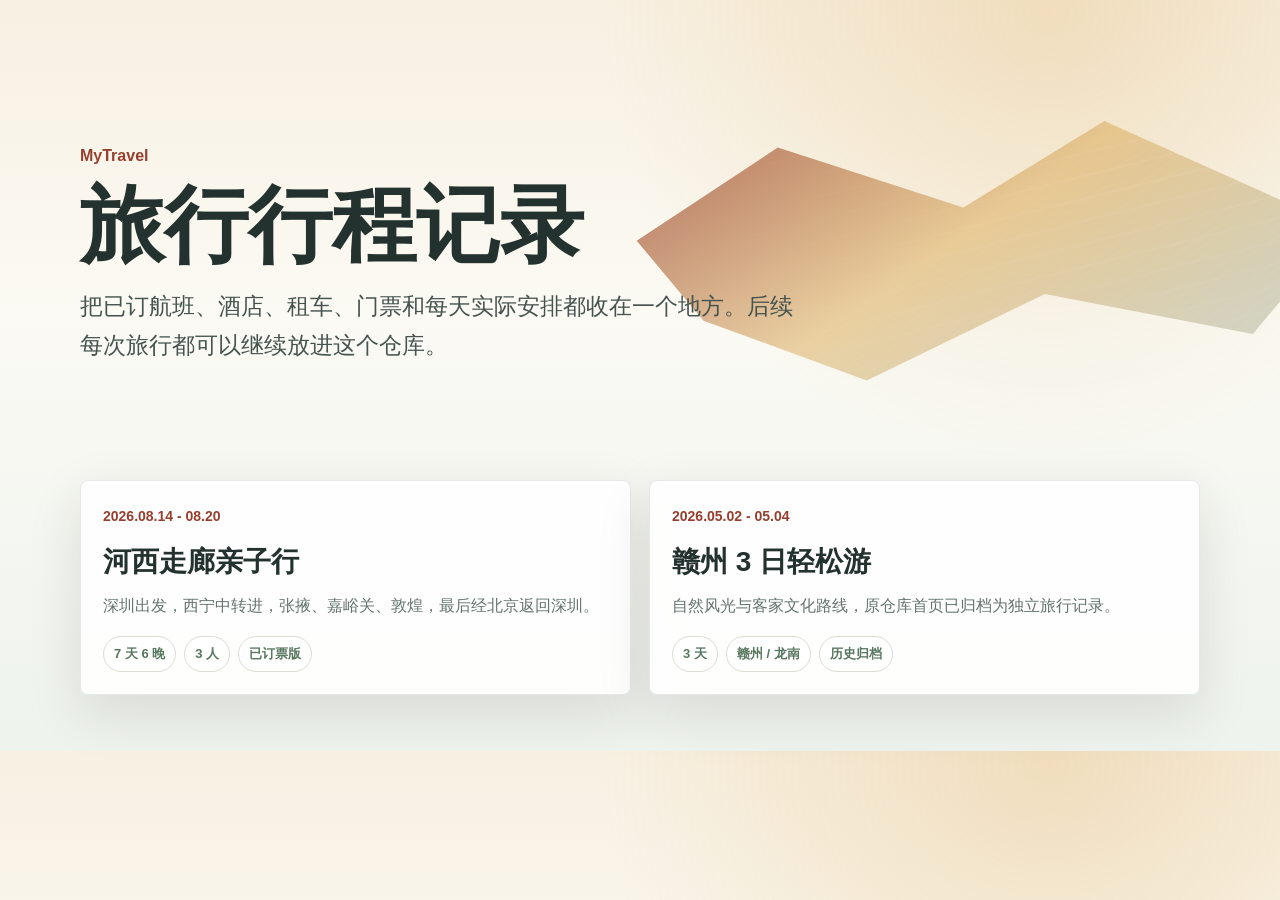
<file: index.html>
<!doctype html>
<html lang="zh-CN">
<head>
  <meta charset="utf-8">
  <meta name="viewport" content="width=device-width, initial-scale=1">
  <title>MyTravel｜旅行行程记录</title>
  <link rel="stylesheet" href="style.css">
</head>
<body>
  <main class="home">
    <section class="home-hero">
      <p class="eyebrow">MyTravel</p>
      <h1>旅行行程记录</h1>
      <p class="lead">把已订航班、酒店、租车、门票和每天实际安排都收在一个地方。后续每次旅行都可以继续放进这个仓库。</p>
    </section>

    <section class="trip-list" aria-label="旅行列表">
      <a class="trip-card" href="trips/2026-silk-road-family/">
        <span class="trip-date">2026.08.14 - 08.20</span>
        <h2>河西走廊亲子行</h2>
        <p>深圳出发，西宁中转进，张掖、嘉峪关、敦煌，最后经北京返回深圳。</p>
        <div class="trip-meta">
          <span>7 天 6 晚</span>
          <span>3 人</span>
          <span>已订票版</span>
        </div>
      </a>
      <a class="trip-card" href="trips/2026-ganzhou/">
        <span class="trip-date">2026.05.02 - 05.04</span>
        <h2>赣州 3 日轻松游</h2>
        <p>自然风光与客家文化路线，原仓库首页已归档为独立旅行记录。</p>
        <div class="trip-meta">
          <span>3 天</span>
          <span>赣州 / 龙南</span>
          <span>历史归档</span>
        </div>
      </a>
    </section>
  </main>
</body>
</html>
</file>
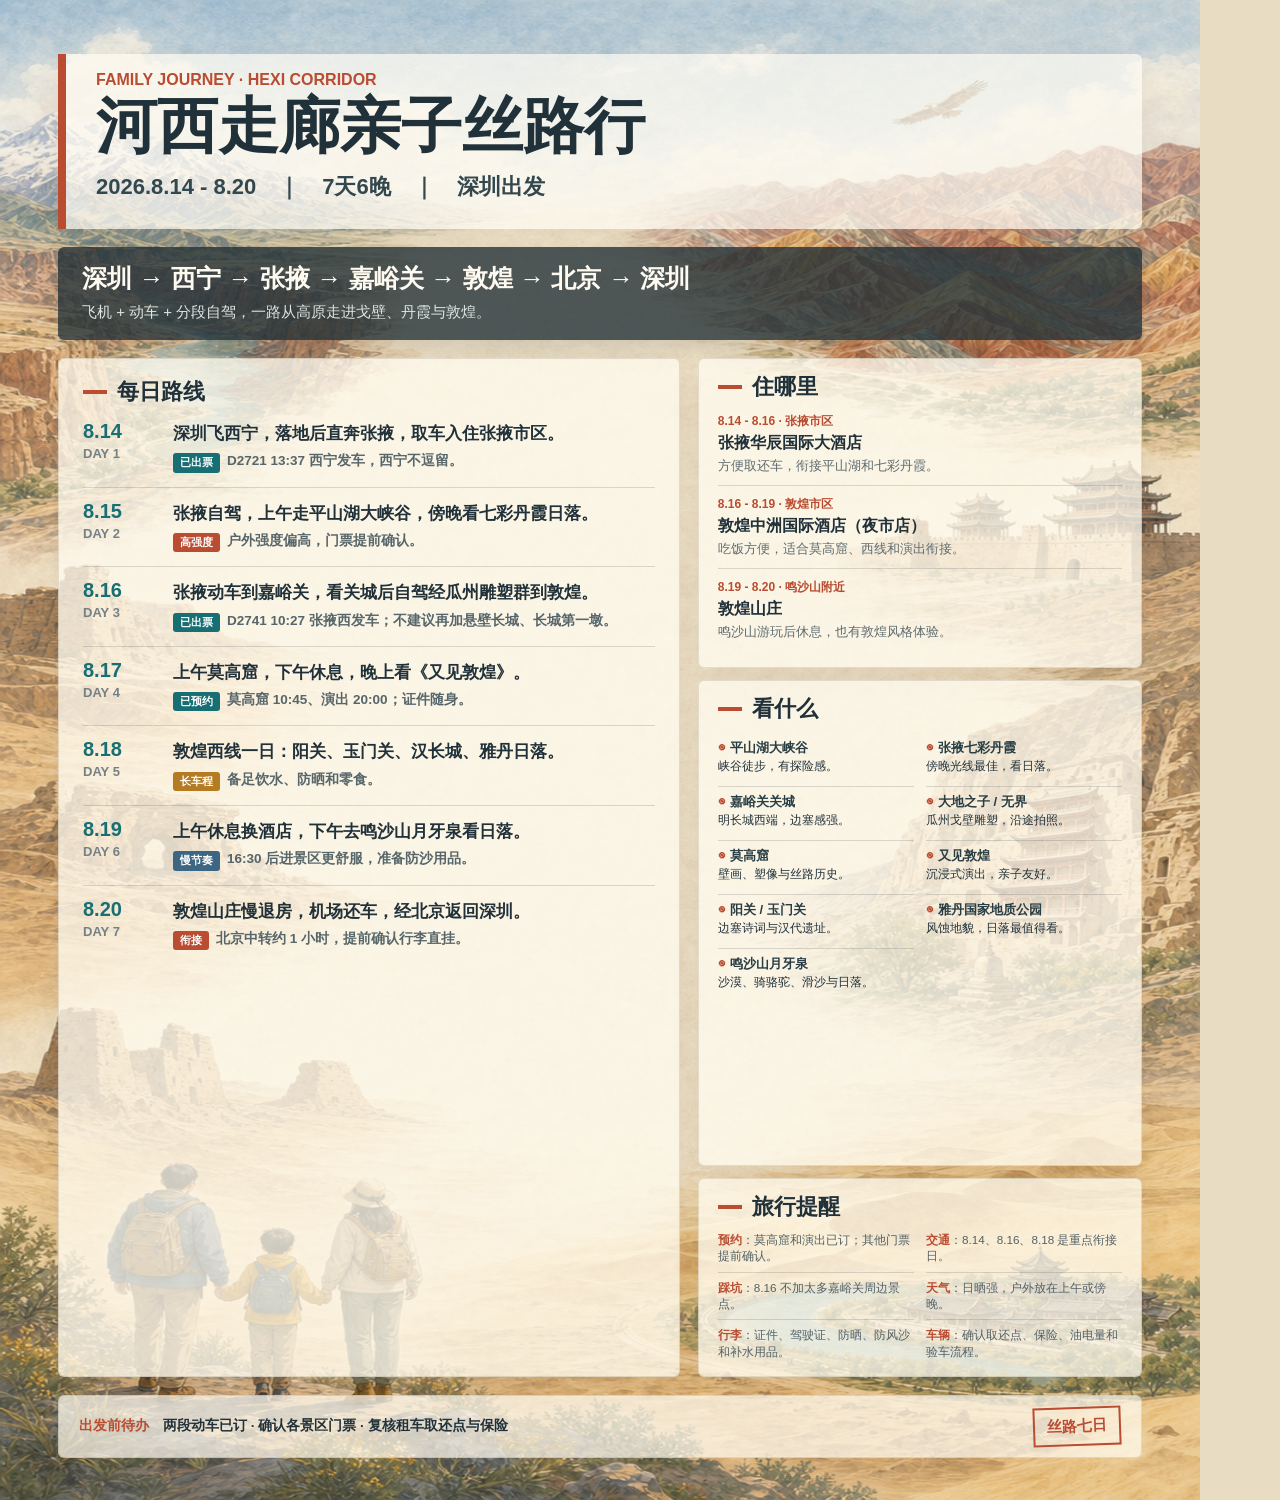
<file: trips/2026-silk-road-family/poster.html>
<!doctype html>
<html lang="zh-CN">
<head>
  <meta charset="utf-8">
  <meta name="viewport" content="width=device-width, initial-scale=1">
  <title>河西走廊亲子丝路行｜行程海报</title>
  <style>
    :root {
      --ink: #21313a;
      --muted: #5e6b6f;
      --paper: rgba(255, 251, 240, 0.76);
      --line: rgba(52, 69, 71, 0.18);
      --red: #b94c31;
      --teal: #176f73;
      --gold: #b47b22;
      --blue: #3c6681;
    }

    * {
      box-sizing: border-box;
    }

    html,
    body {
      width: 1200px;
      height: 1500px;
      margin: 0;
      overflow: hidden;
      background: #e8dcc2;
      color: var(--ink);
      font-family: "PingFang SC", "Hiragino Sans GB", "Microsoft YaHei", sans-serif;
      letter-spacing: 0;
    }

    body {
      position: relative;
    }

    .art {
      position: absolute;
      inset: 0;
      width: 100%;
      height: 100%;
      object-fit: fill;
    }

    .wash {
      position: absolute;
      inset: 0;
      background: rgba(255, 249, 235, 0.1);
    }

    .poster {
      position: relative;
      width: 100%;
      height: 100%;
      padding: 54px 58px 42px;
      display: flex;
      flex-direction: column;
      gap: 18px;
    }

    .hero {
      position: relative;
      min-height: 175px;
      padding: 17px 28px 20px 30px;
      border-left: 8px solid var(--red);
      background: rgba(255, 252, 244, 0.7);
      border-radius: 0 6px 6px 0;
      box-shadow: 0 10px 28px rgba(62, 47, 25, 0.08);
    }

    .eyebrow {
      margin: 0 0 6px;
      color: var(--red);
      font-size: 16px;
      font-weight: 700;
    }

    h1 {
      margin: 0;
      font-family: "Songti SC", "STSong", serif;
      font-size: 61px;
      line-height: 1.06;
      font-weight: 900;
    }

    .meta {
      margin: 12px 0 0;
      font-size: 22px;
      font-weight: 700;
      color: #33484e;
    }

    .overview {
      padding: 16px 24px 17px;
      background: rgba(32, 48, 55, 0.78);
      color: #fffaf0;
      border-radius: 6px;
      box-shadow: 0 10px 24px rgba(23, 37, 42, 0.14);
    }

    .route {
      margin: 0;
      font-size: 25px;
      line-height: 1.25;
      font-weight: 800;
      word-break: keep-all;
    }

    .route-note {
      margin: 7px 0 0;
      color: #dce5e2;
      font-size: 15px;
      line-height: 1.45;
    }

    .main {
      flex: 1;
      min-height: 0;
      display: grid;
      grid-template-columns: minmax(0, 1.26fr) minmax(0, 0.9fr);
      gap: 18px;
    }

    .panel {
      min-height: 0;
      background: var(--paper);
      border: 1px solid rgba(82, 70, 48, 0.14);
      border-radius: 6px;
      box-shadow: 0 12px 30px rgba(61, 48, 30, 0.09);
    }

    .schedule {
      padding: 22px 24px 18px;
    }

    .side {
      display: flex;
      min-height: 0;
      flex-direction: column;
      gap: 12px;
    }

    .side .panel {
      padding: 17px 19px 16px;
    }

    .section-title {
      display: flex;
      align-items: center;
      gap: 10px;
      margin: 0 0 13px;
      font-size: 22px;
      line-height: 1;
      font-weight: 900;
    }

    .section-title::before {
      content: "";
      width: 24px;
      height: 4px;
      background: var(--red);
    }

    .days {
      display: grid;
      gap: 0;
    }

    .day {
      position: relative;
      display: grid;
      grid-template-columns: 78px 1fr;
      gap: 12px;
      padding: 13px 0 14px;
      border-top: 1px solid var(--line);
    }

    .day:first-child {
      border-top: 0;
      padding-top: 5px;
    }

    .date {
      color: var(--teal);
      font-size: 20px;
      font-weight: 900;
      line-height: 1.05;
    }

    .date small {
      display: block;
      margin-top: 5px;
      color: #758085;
      font-size: 13px;
      font-weight: 700;
    }

    .day p {
      margin: 0;
      font-size: 16.5px;
      line-height: 1.48;
      font-weight: 700;
    }

    .tip {
      display: flex;
      align-items: flex-start;
      gap: 7px;
      margin-top: 7px;
      color: #57666b;
      font-size: 13.5px;
      line-height: 1.4;
      font-weight: 600;
    }

    .badge {
      flex: 0 0 auto;
      margin-top: 1px;
      padding: 3px 7px;
      color: white;
      border-radius: 3px;
      font-size: 11px;
      line-height: 1.2;
      font-weight: 800;
    }

    .badge.long {
      background: var(--gold);
    }

    .badge.booked {
      background: var(--teal);
    }

    .badge.warn {
      background: var(--red);
    }

    .badge.easy {
      background: var(--blue);
    }

    .stays {
      flex: 0 0 auto;
    }

    .stay {
      padding: 10px 0;
      border-top: 1px solid var(--line);
    }

    .stay:first-of-type {
      border-top: 0;
      padding-top: 2px;
    }

    .stay-time {
      color: var(--red);
      font-size: 12px;
      font-weight: 900;
    }

    .stay h3 {
      margin: 3px 0 4px;
      font-size: 16px;
      line-height: 1.25;
    }

    .stay p {
      margin: 0;
      color: var(--muted);
      font-size: 12.5px;
      line-height: 1.45;
    }

    .sights {
      flex: 1 1 auto;
    }

    .sight-grid {
      display: grid;
      grid-template-columns: 1fr 1fr;
      gap: 6px 12px;
    }

    .sight {
      padding: 6px 0;
      border-top: 1px solid var(--line);
      font-size: 11.8px;
      line-height: 1.4;
    }

    .sight:nth-child(-n + 2) {
      border-top: 0;
    }

    .sight strong {
      display: block;
      color: #293e44;
      font-size: 13.2px;
    }

    .sight strong::before {
      content: "◉";
      margin-right: 5px;
      color: var(--red);
    }

    .reminders {
      flex: 0 0 auto;
    }

    .reminder-list {
      display: grid;
      grid-template-columns: 1fr 1fr;
      gap: 7px 12px;
    }

    .reminder {
      padding-top: 7px;
      border-top: 1px solid var(--line);
      color: #526167;
      font-size: 11.7px;
      line-height: 1.4;
    }

    .reminder:nth-child(-n + 2) {
      border-top: 0;
      padding-top: 1px;
    }

    .reminder b {
      color: var(--red);
    }

    .footer {
      display: grid;
      grid-template-columns: 1fr auto;
      align-items: center;
      gap: 18px;
      min-height: 58px;
      padding: 11px 20px;
      background: rgba(255, 251, 240, 0.72);
      border: 1px solid rgba(82, 70, 48, 0.14);
      border-radius: 6px;
    }

    .todo {
      margin: 0;
      font-size: 13.5px;
      line-height: 1.4;
      font-weight: 700;
    }

    .todo b {
      color: var(--red);
    }

    .stamp {
      padding: 8px 12px;
      border: 2px solid var(--red);
      color: var(--red);
      font-family: "Songti SC", "STSong", serif;
      font-size: 15px;
      font-weight: 900;
      transform: rotate(-2deg);
    }
  </style>
</head>
<body>
  <img class="art" src="assets/silk-road-poster-art-v2.png" alt="">
  <div class="wash"></div>

  <main class="poster">
    <header class="hero">
      <p class="eyebrow">FAMILY JOURNEY · HEXI CORRIDOR</p>
      <h1>河西走廊亲子丝路行</h1>
      <p class="meta">2026.8.14 - 8.20　｜　7天6晚　｜　深圳出发</p>
    </header>

    <section class="overview" aria-label="行程概览">
      <p class="route">深圳 → 西宁 → 张掖 → 嘉峪关 → 敦煌 → 北京 → 深圳</p>
      <p class="route-note">飞机 + 动车 + 分段自驾，一路从高原走进戈壁、丹霞与敦煌。</p>
    </section>

    <div class="main">
      <section class="panel schedule">
        <h2 class="section-title">每日路线</h2>
        <div class="days">
          <article class="day">
            <div class="date">8.14<small>DAY 1</small></div>
            <div>
              <p>深圳飞西宁，落地后直奔张掖，取车入住张掖市区。</p>
              <div class="tip"><span class="badge booked">已出票</span><span>D2721 13:37 西宁发车，西宁不逗留。</span></div>
            </div>
          </article>

          <article class="day">
            <div class="date">8.15<small>DAY 2</small></div>
            <div>
              <p>张掖自驾，上午走平山湖大峡谷，傍晚看七彩丹霞日落。</p>
              <div class="tip"><span class="badge warn">高强度</span><span>户外强度偏高，门票提前确认。</span></div>
            </div>
          </article>

          <article class="day">
            <div class="date">8.16<small>DAY 3</small></div>
            <div>
              <p>张掖动车到嘉峪关，看关城后自驾经瓜州雕塑群到敦煌。</p>
              <div class="tip"><span class="badge booked">已出票</span><span>D2741 10:27 张掖西发车；不建议再加悬壁长城、长城第一墩。</span></div>
            </div>
          </article>

          <article class="day">
            <div class="date">8.17<small>DAY 4</small></div>
            <div>
              <p>上午莫高窟，下午休息，晚上看《又见敦煌》。</p>
              <div class="tip"><span class="badge booked">已预约</span><span>莫高窟 10:45、演出 20:00；证件随身。</span></div>
            </div>
          </article>

          <article class="day">
            <div class="date">8.18<small>DAY 5</small></div>
            <div>
              <p>敦煌西线一日：阳关、玉门关、汉长城、雅丹日落。</p>
              <div class="tip"><span class="badge long">长车程</span><span>备足饮水、防晒和零食。</span></div>
            </div>
          </article>

          <article class="day">
            <div class="date">8.19<small>DAY 6</small></div>
            <div>
              <p>上午休息换酒店，下午去鸣沙山月牙泉看日落。</p>
              <div class="tip"><span class="badge easy">慢节奏</span><span>16:30 后进景区更舒服，准备防沙用品。</span></div>
            </div>
          </article>

          <article class="day">
            <div class="date">8.20<small>DAY 7</small></div>
            <div>
              <p>敦煌山庄慢退房，机场还车，经北京返回深圳。</p>
              <div class="tip"><span class="badge warn">衔接</span><span>北京中转约 1 小时，提前确认行李直挂。</span></div>
            </div>
          </article>
        </div>
      </section>

      <aside class="side">
        <section class="panel stays">
          <h2 class="section-title">住哪里</h2>
          <article class="stay">
            <div class="stay-time">8.14 - 8.16 · 张掖市区</div>
            <h3>张掖华辰国际大酒店</h3>
            <p>方便取还车，衔接平山湖和七彩丹霞。</p>
          </article>
          <article class="stay">
            <div class="stay-time">8.16 - 8.19 · 敦煌市区</div>
            <h3>敦煌中洲国际酒店（夜市店）</h3>
            <p>吃饭方便，适合莫高窟、西线和演出衔接。</p>
          </article>
          <article class="stay">
            <div class="stay-time">8.19 - 8.20 · 鸣沙山附近</div>
            <h3>敦煌山庄</h3>
            <p>鸣沙山游玩后休息，也有敦煌风格体验。</p>
          </article>
        </section>

        <section class="panel sights">
          <h2 class="section-title">看什么</h2>
          <div class="sight-grid">
            <div class="sight"><strong>平山湖大峡谷</strong>峡谷徒步，有探险感。</div>
            <div class="sight"><strong>张掖七彩丹霞</strong>傍晚光线最佳，看日落。</div>
            <div class="sight"><strong>嘉峪关关城</strong>明长城西端，边塞感强。</div>
            <div class="sight"><strong>大地之子 / 无界</strong>瓜州戈壁雕塑，沿途拍照。</div>
            <div class="sight"><strong>莫高窟</strong>壁画、塑像与丝路历史。</div>
            <div class="sight"><strong>又见敦煌</strong>沉浸式演出，亲子友好。</div>
            <div class="sight"><strong>阳关 / 玉门关</strong>边塞诗词与汉代遗址。</div>
            <div class="sight"><strong>雅丹国家地质公园</strong>风蚀地貌，日落最值得看。</div>
            <div class="sight"><strong>鸣沙山月牙泉</strong>沙漠、骑骆驼、滑沙与日落。</div>
          </div>
        </section>

        <section class="panel reminders">
          <h2 class="section-title">旅行提醒</h2>
          <div class="reminder-list">
            <div class="reminder"><b>预约</b>：莫高窟和演出已订；其他门票提前确认。</div>
            <div class="reminder"><b>交通</b>：8.14、8.16、8.18 是重点衔接日。</div>
            <div class="reminder"><b>踩坑</b>：8.16 不加太多嘉峪关周边景点。</div>
            <div class="reminder"><b>天气</b>：日晒强，户外放在上午或傍晚。</div>
            <div class="reminder"><b>行李</b>：证件、驾驶证、防晒、防风沙和补水用品。</div>
            <div class="reminder"><b>车辆</b>：确认取还点、保险、油电量和验车流程。</div>
          </div>
        </section>
      </aside>
    </div>

    <footer class="footer">
      <p class="todo"><b>出发前待办</b>　两段动车已订 · 确认各景区门票 · 复核租车取还点与保险</p>
      <div class="stamp">丝路七日</div>
    </footer>
  </main>
</body>
</html>
</file>
<file: style.css>
:root {
  --ink: #24322f;
  --muted: #65736f;
  --paper: #fbfaf4;
  --white: #ffffff;
  --rust: #963f2f;
  --gold: #d49a36;
  --moss: #58775f;
  --blue: #2e6f84;
  --line: #d9ded4;
  --shadow: 0 18px 54px rgba(44, 35, 22, 0.12);
}

* {
  box-sizing: border-box;
}

html {
  scroll-behavior: smooth;
}

body {
  margin: 0;
  color: var(--ink);
  background:
    radial-gradient(circle at 82% 2%, rgba(212, 154, 54, 0.22), transparent 28rem),
    linear-gradient(180deg, #f8f0e2 0%, var(--paper) 42%, #eef3ee 100%);
  font-family: -apple-system, BlinkMacSystemFont, "PingFang SC", "Microsoft YaHei", "Noto Sans CJK SC", sans-serif;
  line-height: 1.68;
}

a {
  color: inherit;
  text-decoration: none;
}

.home {
  width: min(1120px, calc(100% - 32px));
  margin: 0 auto;
  padding: 56px 0;
}

.home-hero {
  min-height: 44vh;
  display: grid;
  align-content: center;
  position: relative;
}

.home-hero::after {
  content: "";
  position: absolute;
  right: -14%;
  top: 8%;
  width: 58vw;
  height: 26vw;
  min-height: 210px;
  z-index: -1;
  background:
    linear-gradient(145deg, rgba(150, 63, 47, 0.82), rgba(212, 154, 54, 0.42) 46%, rgba(46, 111, 132, 0.25)),
    repeating-linear-gradient(166deg, rgba(255, 255, 255, 0.18) 0 2px, transparent 2px 22px);
  clip-path: polygon(3% 46%, 22% 18%, 47% 36%, 66% 10%, 98% 42%, 86% 74%, 58% 62%, 34% 88%, 12% 70%);
}

.eyebrow {
  color: var(--rust);
  font-weight: 900;
  margin: 0 0 12px;
}

h1 {
  font-size: clamp(42px, 8vw, 84px);
  line-height: 1.04;
  letter-spacing: 0;
  margin: 0 0 18px;
}

.lead {
  max-width: 720px;
  color: #46534f;
  font-size: clamp(18px, 2vw, 23px);
  margin: 0;
}

.trip-list {
  display: grid;
  grid-template-columns: repeat(auto-fit, minmax(280px, 1fr));
  gap: 18px;
  margin-top: 28px;
}

.trip-card {
  display: block;
  background: rgba(255, 255, 255, 0.88);
  border: 1px solid rgba(36, 50, 47, 0.1);
  border-radius: 8px;
  box-shadow: var(--shadow);
  padding: 22px;
  transition: transform 0.2s ease, box-shadow 0.2s ease;
}

.trip-card:hover {
  transform: translateY(-3px);
  box-shadow: 0 22px 64px rgba(44, 35, 22, 0.15);
}

.trip-date {
  color: var(--rust);
  font-weight: 900;
  font-size: 14px;
}

.trip-card h2 {
  margin: 8px 0 8px;
  font-size: 28px;
  letter-spacing: 0;
}

.trip-card p {
  margin: 0 0 16px;
  color: var(--muted);
}

.trip-meta {
  display: flex;
  flex-wrap: wrap;
  gap: 8px;
}

.trip-meta span {
  border: 1px solid var(--line);
  border-radius: 999px;
  background: #fff;
  padding: 6px 10px;
  font-size: 13px;
  font-weight: 800;
  color: var(--moss);
}

@media (max-width: 640px) {
  .home {
    width: min(100% - 22px, 1120px);
    padding-top: 36px;
  }

  .home-hero {
    min-height: auto;
    padding: 30px 0;
  }
}
</file>
